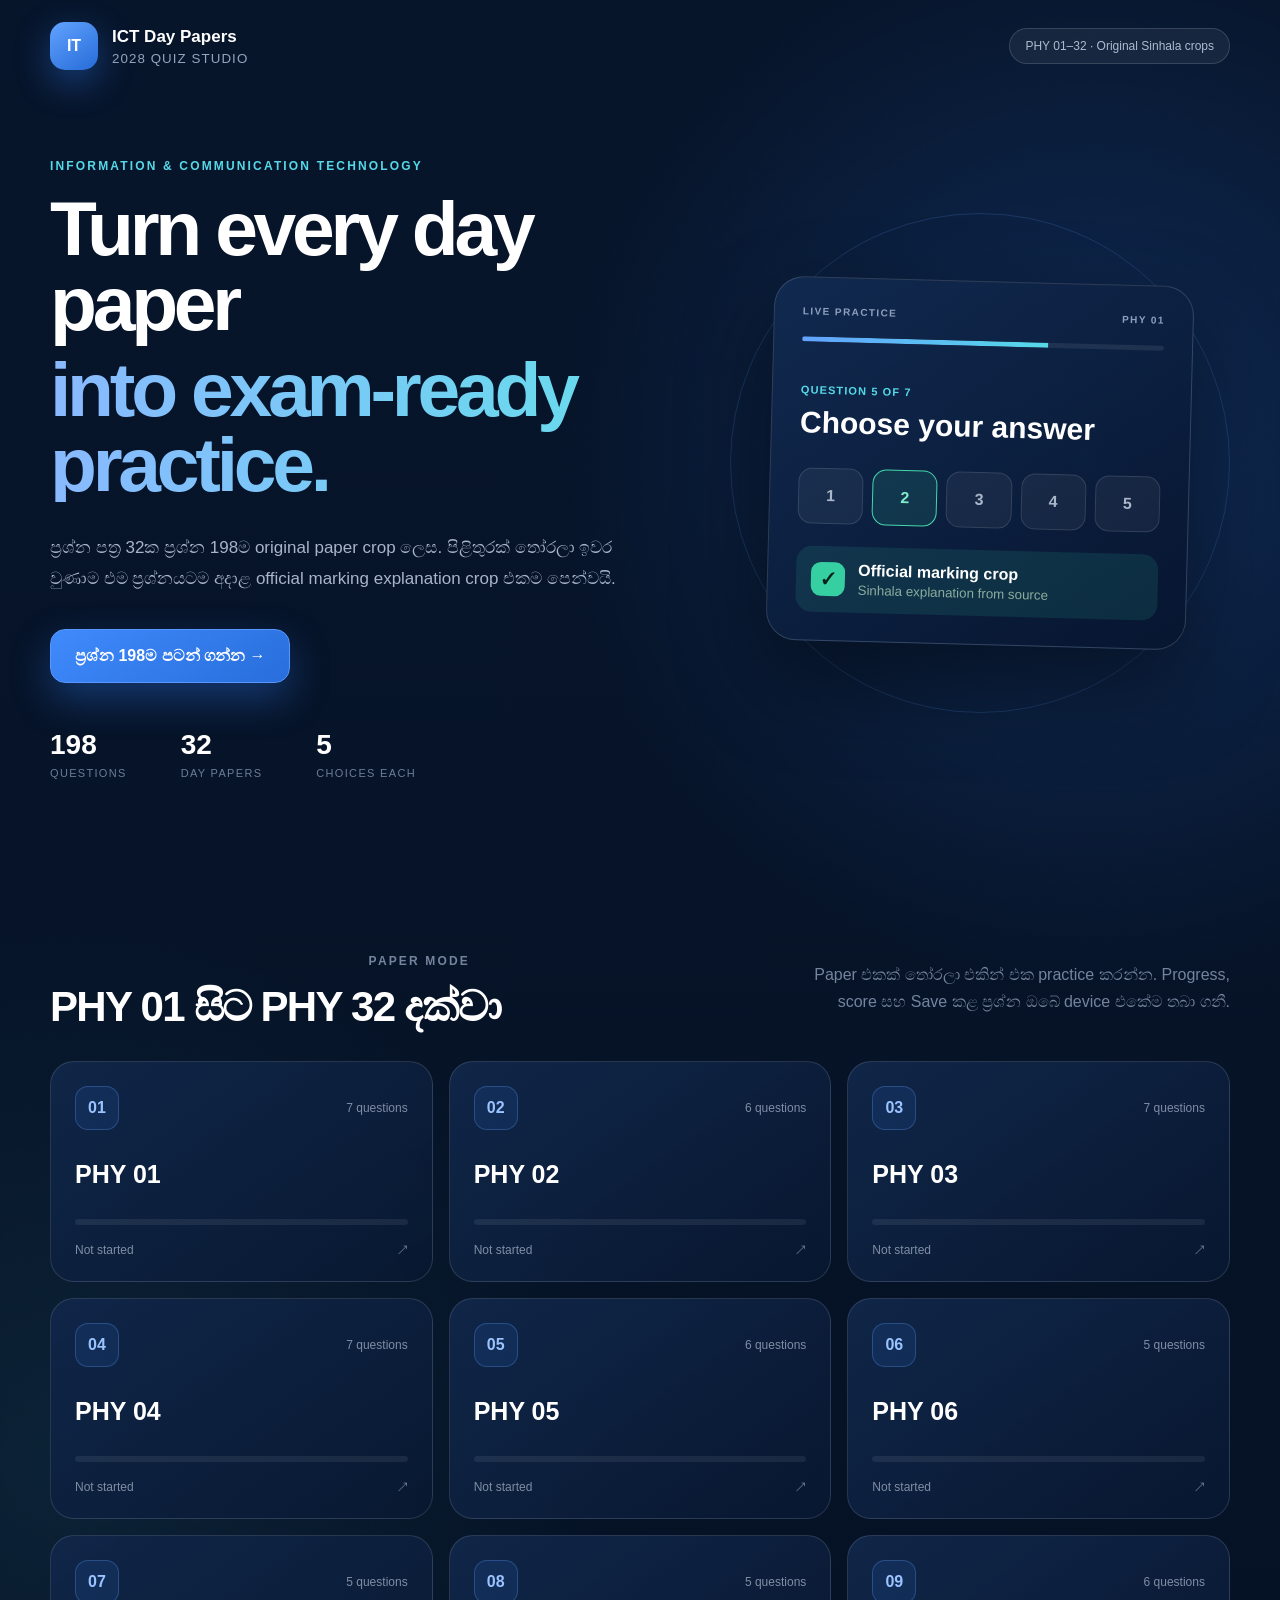
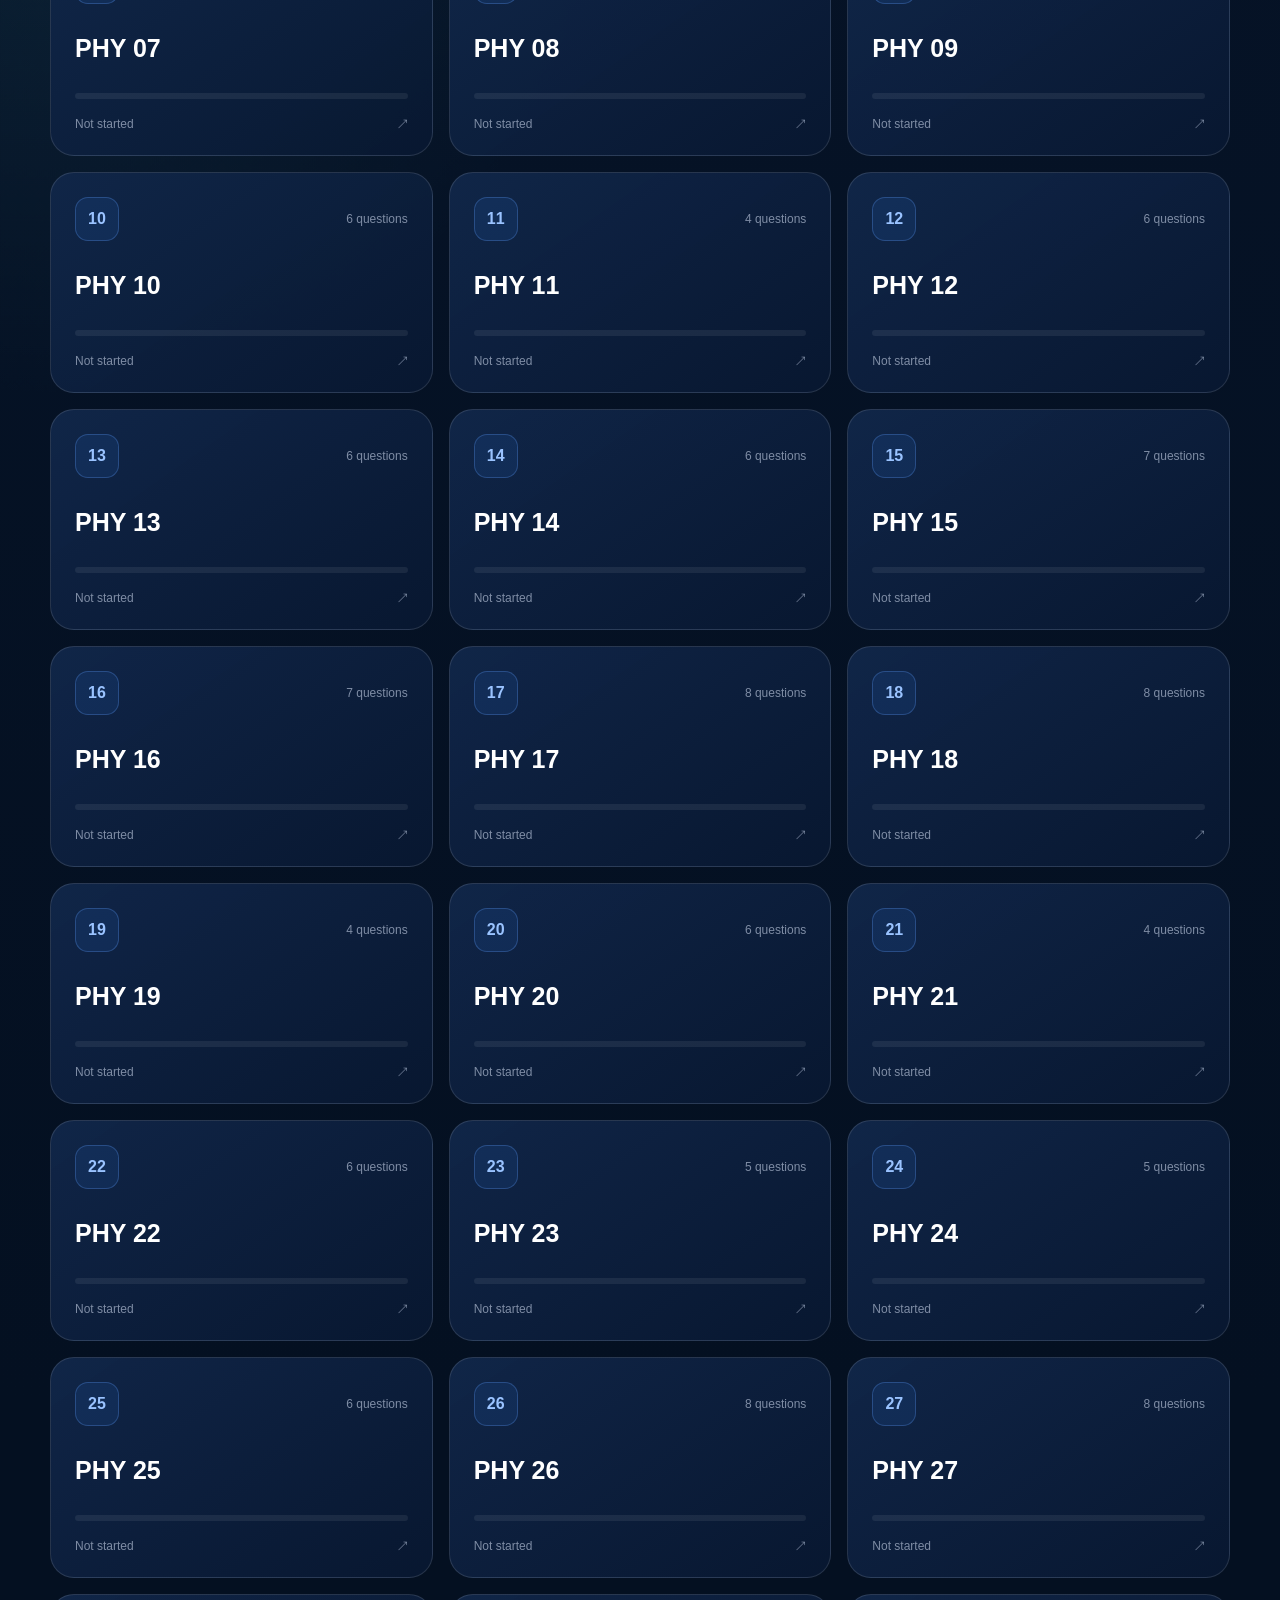
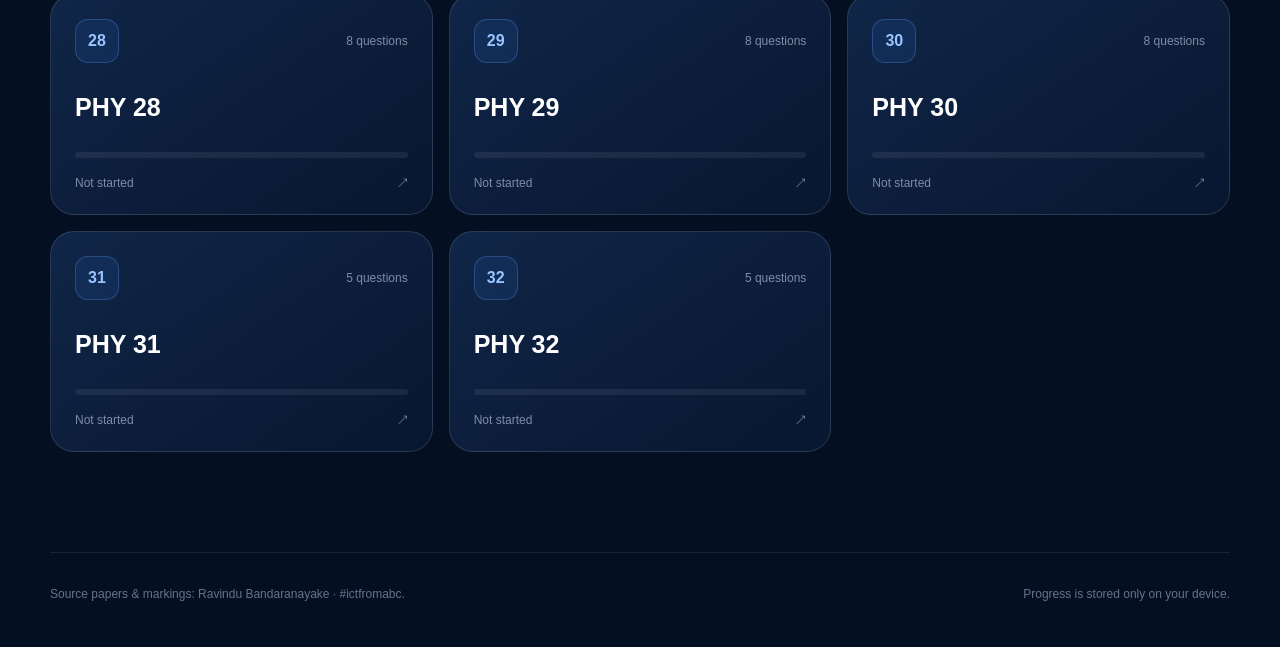
<file: index.html>
<!doctype html>
<html lang="si">
<head>
  <meta charset="utf-8">
  <meta name="viewport" content="width=device-width,initial-scale=1">
  <meta name="theme-color" content="#07152b">
  <meta name="description" content="ICT Day Papers 2028 — PHY 01 to PHY 32">
  <title>ICT Day Papers — 2028 Quiz Studio</title>
  <link rel="stylesheet" href="styles.css?v=20261105-r13">
  <link rel="stylesheet" href="reset.css?v=20261105-r13">
</head>
<body>
  <div id="app"></div>
  <script src="data.js?v=20261105-r13"></script>
  <script src="app.js?v=20261105-r13"></script>
</body>
</html>
</file>
<file: styles.css>
:root{
  --navy:#061226;--navy2:#0a1b36;--navy3:#10284d;--blue:#2f7df6;--blue2:#62a3ff;
  --cyan:#55d9e8;--mint:#36cfa1;--rose:#f66f88;--ink:#16243f;--muted:#71809a;
  --line:#dce5f1;--bg:#f6f8fc;--white:#fff;--shadow:0 20px 60px rgba(22,36,63,.12)
}
*{box-sizing:border-box}html{scroll-behavior:smooth}body{margin:0;font-family:Inter,"Noto Sans Sinhala","Iskoola Pota","Segoe UI",Arial,sans-serif;background:var(--navy);color:#fff;-webkit-font-smoothing:antialiased}button{font:inherit}.hide{display:none!important}
.home{min-height:100vh;background:radial-gradient(circle at 85% 12%,rgba(47,125,246,.22),transparent 33rem),radial-gradient(circle at 5% 38%,rgba(85,217,232,.08),transparent 34rem),linear-gradient(180deg,#07152b,#041021 78%);overflow:hidden;position:relative}.wrap{width:min(1180px,calc(100% - 40px));margin:auto}.header{height:92px;display:flex;align-items:center;justify-content:space-between}.brand{display:flex;gap:14px;align-items:center}.brand-badge{width:48px;height:48px;display:grid;place-items:center;border-radius:15px;background:linear-gradient(145deg,#62a3ff,#266bd8);font-weight:900;box-shadow:0 12px 35px rgba(47,125,246,.4)}.brand strong{display:block;font-size:17px}.brand small{display:block;margin-top:4px;color:#95a4bb;letter-spacing:.08em}.pill{border:1px solid rgba(255,255,255,.14);background:rgba(255,255,255,.06);border-radius:999px;padding:10px 15px;color:#aebbd0;font-size:12px}.hero{display:grid;grid-template-columns:1.1fr .9fr;gap:70px;align-items:center;min-height:650px;padding:55px 0 90px}.eyebrow{color:var(--cyan);letter-spacing:.18em;text-transform:uppercase;font-size:12px;font-weight:900}.hero h1{font-size:clamp(48px,6vw,78px);line-height:.98;letter-spacing:-.055em;margin:18px 0 0}.hero h1 span{display:block;background:linear-gradient(90deg,#89b9ff,#65deeb);-webkit-background-clip:text;background-clip:text;color:transparent;margin-top:10px}.lead{color:#a7b4ca;font-size:17px;line-height:1.85;max-width:720px;margin:30px 0 0}.actions{display:flex;gap:12px;flex-wrap:wrap;margin-top:34px}.btn{min-height:54px;border-radius:15px;padding:0 24px;border:1px solid transparent;font-weight:800;cursor:pointer;transition:.18s}.btn.primary{background:linear-gradient(145deg,#408afc,#286edc);color:#fff;border-color:#5797ff;box-shadow:0 16px 38px rgba(47,125,246,.34)}.btn.secondary{background:rgba(255,255,255,.07);color:#edf3fd;border-color:rgba(255,255,255,.14)}.btn:hover{transform:translateY(-2px)}.stats{display:flex;gap:54px;margin-top:46px}.stats div{display:flex;flex-direction:column;gap:6px}.stats strong{font-size:28px}.stats span{font-size:11px;letter-spacing:.12em;color:#6e7d97}.demo-wrap{display:grid;place-items:center;position:relative;min-height:500px}.orbit{position:absolute;border:1px solid rgba(98,163,255,.18);border-radius:50%;width:500px;height:500px}.orbit.b{width:360px;height:360px;border-style:dashed}.demo{position:relative;width:min(420px,92%);padding:28px;border-radius:30px;background:linear-gradient(145deg,rgba(17,42,80,.98),rgba(7,22,48,.98));border:1px solid rgba(255,255,255,.15);box-shadow:0 38px 90px rgba(0,0,0,.45);transform:rotate(1.5deg)}.demo-top{display:flex;justify-content:space-between;color:#8da0be;font-size:10px;font-weight:900;letter-spacing:.14em}.track{height:5px;background:rgba(255,255,255,.08);border-radius:999px;overflow:hidden;margin-top:20px}.track i{display:block;height:100%;width:68%;background:linear-gradient(90deg,#62a3ff,#55d9e8)}.demo .mini{margin-top:42px;color:var(--cyan);font-weight:900;font-size:11px;letter-spacing:.1em}.demo h2{font-size:30px;margin:10px 0 28px}.answers-preview{display:grid;grid-template-columns:repeat(5,1fr);gap:9px}.answers-preview span{height:56px;border-radius:14px;border:1px solid rgba(255,255,255,.12);display:grid;place-items:center;color:#aab6c9;background:rgba(255,255,255,.05);font-weight:900}.answers-preview span.on{border-color:#45d7aa;background:rgba(54,207,161,.13);color:#80ebc8}.demo-ok{margin-top:22px;border-radius:16px;background:rgba(54,207,161,.12);padding:15px;display:flex;gap:13px;align-items:center}.demo-ok b{width:34px;height:34px;background:#36cfa1;color:#062217;border-radius:10px;display:grid;place-items:center}.demo-ok small{display:block;color:#8bad9e;margin-top:3px}.papers{padding:70px 0 100px}.section-head{display:flex;justify-content:space-between;align-items:end;gap:30px;margin-bottom:30px}.section-head h2{font-size:42px;margin:8px 0 0;letter-spacing:-.04em}.section-head p{color:#74849d;max-width:420px;line-height:1.7;text-align:right}.paper-grid{display:grid;grid-template-columns:repeat(3,1fr);gap:16px}.paper-card{border:1px solid rgba(255,255,255,.12);background:linear-gradient(145deg,rgba(17,39,74,.94),rgba(8,24,49,.96));color:#fff;padding:24px;border-radius:24px;text-align:left;cursor:pointer;transition:.18s}.paper-card:hover{transform:translateY(-4px);border-color:rgba(98,163,255,.5)}.paper-top,.paper-foot{display:flex;align-items:center;justify-content:space-between}.paper-number{width:44px;height:44px;border-radius:13px;display:grid;place-items:center;background:rgba(47,125,246,.11);border:1px solid rgba(98,163,255,.28);color:#9ac3ff;font-weight:900}.paper-count,.paper-foot{font-size:12px;color:#7f8da5}.paper-card h3{font-size:25px;margin:30px 0}.paper-progress{height:6px;border-radius:99px;background:rgba(255,255,255,.07);overflow:hidden;margin-bottom:18px}.paper-progress i{display:block;height:100%;background:linear-gradient(90deg,#4b94ff,#55d9e8)}.footer{border-top:1px solid rgba(255,255,255,.08);color:#65738b;padding:34px 0 46px;display:flex;justify-content:space-between;font-size:12px;gap:20px}
.quiz{min-height:100vh;background:radial-gradient(circle at 100% 0,rgba(47,125,246,.10),transparent 28rem),var(--bg);color:var(--ink)}.quiz-header{height:92px;background:rgba(255,255,255,.96);backdrop-filter:blur(15px);border-bottom:1px solid #dce5f1;display:flex;align-items:center;gap:18px;padding:0 20px;position:sticky;top:0;z-index:20}.icon{width:56px;height:56px;border:1px solid #dce5f1;border-radius:16px;background:#fff;color:#17243d;font-weight:900;cursor:pointer}.qtitle{flex:1}.qtitle small{display:block;color:#2f7df6;letter-spacing:.16em;font-size:10px;font-weight:900}.qtitle strong{display:block;margin-top:6px;font-size:20px}.counter{min-width:68px;height:56px;border:1px solid #dce5f1;border-radius:16px;background:#fff;display:grid;place-items:center;font-weight:900}.top-progress{height:4px;background:#e7edf6;position:sticky;top:92px;z-index:19}.top-progress i{display:block;height:100%;background:linear-gradient(90deg,#2f7df6,#55d9e8)}.stage{width:min(980px,calc(100% - 34px));margin:auto;padding:54px 0 70px}.qmeta{display:flex;justify-content:space-between;gap:20px;align-items:flex-start}.qkicker{color:#2f7df6;letter-spacing:.13em;font-size:11px;font-weight:900}.qmeta h1{font-size:36px;margin:12px 0 28px;letter-spacing:-.035em}.save{border:1px solid #dce5f1;background:#fff;border-radius:15px;padding:14px 18px;color:#75839a;font-weight:800;cursor:pointer}.save.on{background:#fff8df;color:#9b7317;border-color:#f0cf76}.crop-card{background:#fff;border:1px solid #dce5f1;border-radius:24px;padding:18px;box-shadow:var(--shadow)}.crop-card img{width:100%;height:auto;display:block;border-radius:10px;cursor:zoom-in}.answer-box{margin-top:22px;background:#fff;border:1px solid #dce5f1;border-radius:24px;padding:24px;box-shadow:0 14px 40px rgba(22,36,63,.06)}.answer-head{display:flex;justify-content:space-between;align-items:center}.answer-head strong{font-size:16px}.answer-head span{color:#91a0b5;font-size:12px}.choices{display:grid;grid-template-columns:repeat(5,1fr);gap:12px;margin-top:22px}.choice{height:78px;border-radius:17px;border:1px solid #dfe6f1;background:#f9fbfe;color:#7d899d;font-size:22px;font-weight:900;cursor:pointer;position:relative}.choice:hover{border-color:#63a1ff;color:#2f7df6}.choice.correct{background:#e8fbf5;border-color:#72d9ba;color:#168060}.choice.wrong{background:#fff0f3;border-color:#efabb8;color:#c94f66}.choice.dim{opacity:.42}.choice i{position:absolute;right:12px;top:10px;width:22px;height:22px;border-radius:50%;display:grid;place-items:center;background:currentColor;color:#fff;font-size:12px;font-style:normal}.feedback{margin-top:22px;border-radius:18px;padding:18px 20px;display:flex;gap:16px;align-items:center}.feedback.good{background:#e9fbf6;color:#156d55}.feedback.bad{background:#fff0f3;color:#b34459}.feedback .mark{width:46px;height:46px;border-radius:13px;background:currentColor;color:#fff;display:grid;place-items:center;font-size:22px;font-weight:900}.feedback strong{display:block}.feedback p{margin:5px 0 0;color:#65738b}.marking{margin-top:24px;border:1px solid #dce5f1;border-radius:22px;background:#f8faff;padding:22px}.marking small{color:#637bd1;letter-spacing:.14em;font-weight:900}.marking h2{margin:10px 0 18px;font-size:28px}.marking img{width:100%;height:auto;display:block;background:#fff;border:1px solid #e0e7f1;border-radius:16px;padding:8px;cursor:zoom-in}.marking-part+.marking-part{margin-top:20px}.marking-part-label{display:inline-flex;margin:0 0 10px;padding:6px 10px;border-radius:999px;background:#eef3fb;color:#536987;font-size:11px;font-weight:900;letter-spacing:.08em}.nav{display:grid;grid-template-columns:1fr auto 1fr;gap:16px;align-items:center;margin-top:28px}.nav button{height:62px;border-radius:17px;border:1px solid #dce5f1;background:#fff;font-weight:900;color:#62708a;cursor:pointer}.nav .next{background:linear-gradient(145deg,#3f86f8,#286de2);border-color:#5597ff;color:#fff}.nav span{font-size:13px;color:#8290a5}.results{min-height:100vh;background:var(--bg);color:var(--ink);display:grid;place-items:center;padding:30px}.result-card{width:min(700px,100%);background:#fff;border:1px solid #dce5f1;border-radius:28px;padding:36px;box-shadow:var(--shadow);text-align:center}.result-card h1{font-size:42px;margin:18px 0 6px}.score{width:170px;height:170px;border-radius:50%;margin:22px auto;background:conic-gradient(#2f7df6 var(--score),#e6edf7 0);display:grid;place-items:center}.score:before{content:"";width:128px;height:128px;border-radius:50%;background:#fff;position:absolute}.score div{position:relative;z-index:1}.score strong{display:block;font-size:40px}.score span{font-size:11px;color:#7a899e}.result-stats{display:grid;grid-template-columns:repeat(3,1fr);gap:12px;margin-top:26px}.result-stats div{border:1px solid #e1e8f2;border-radius:17px;padding:18px}.result-stats span{display:block;color:#8290a4;font-size:12px}.result-stats strong{font-size:28px;margin-top:5px;display:block}.modal{position:fixed;inset:0;background:rgba(2,8,20,.9);z-index:100;display:none;overflow:auto;padding:70px 20px 30px}.modal.open{display:block}.modal img{display:block;width:min(1300px,100%);height:auto;margin:auto;background:#fff;border-radius:14px}.modal button{position:fixed;top:18px;right:18px;width:48px;height:48px;border-radius:14px;border:1px solid rgba(255,255,255,.24);background:#08162d;color:#fff;font-size:25px;cursor:pointer}
@media(max-width:900px){.hero{grid-template-columns:1fr;gap:20px}.demo-wrap{min-height:420px}.paper-grid{grid-template-columns:repeat(2,1fr)}.pill{display:none}.section-head{align-items:flex-start;flex-direction:column}.section-head p{text-align:left}.hero{padding-top:25px}.stats{gap:32px}.hero h1{font-size:56px}.header{height:80px}}
@media(max-width:620px){.wrap{width:min(100% - 28px,1180px)}.hero h1{font-size:45px}.lead{font-size:15px}.stats{justify-content:space-between;gap:10px}.stats strong{font-size:24px}.demo-wrap{min-height:360px}.orbit{width:350px;height:350px}.orbit.b{width:260px;height:260px}.demo{padding:22px}.paper-grid{grid-template-columns:1fr}.paper-card{padding:22px}.quiz-header{height:84px;padding:0 14px}.top-progress{top:84px}.icon{width:52px;height:52px}.qtitle strong{font-size:17px}.counter{height:52px;min-width:60px}.stage{padding-top:38px}.qmeta h1{font-size:30px}.crop-card{padding:10px;border-radius:19px}.answer-box{padding:18px}.choices{gap:8px}.choice{height:64px}.marking{padding:15px}.marking h2{font-size:24px}.nav{grid-template-columns:1fr 1fr}.nav span{display:none}.result-card{padding:24px}.result-stats{grid-template-columns:1fr}.footer{flex-direction:column}.brand small{font-size:10px}}
</file>
